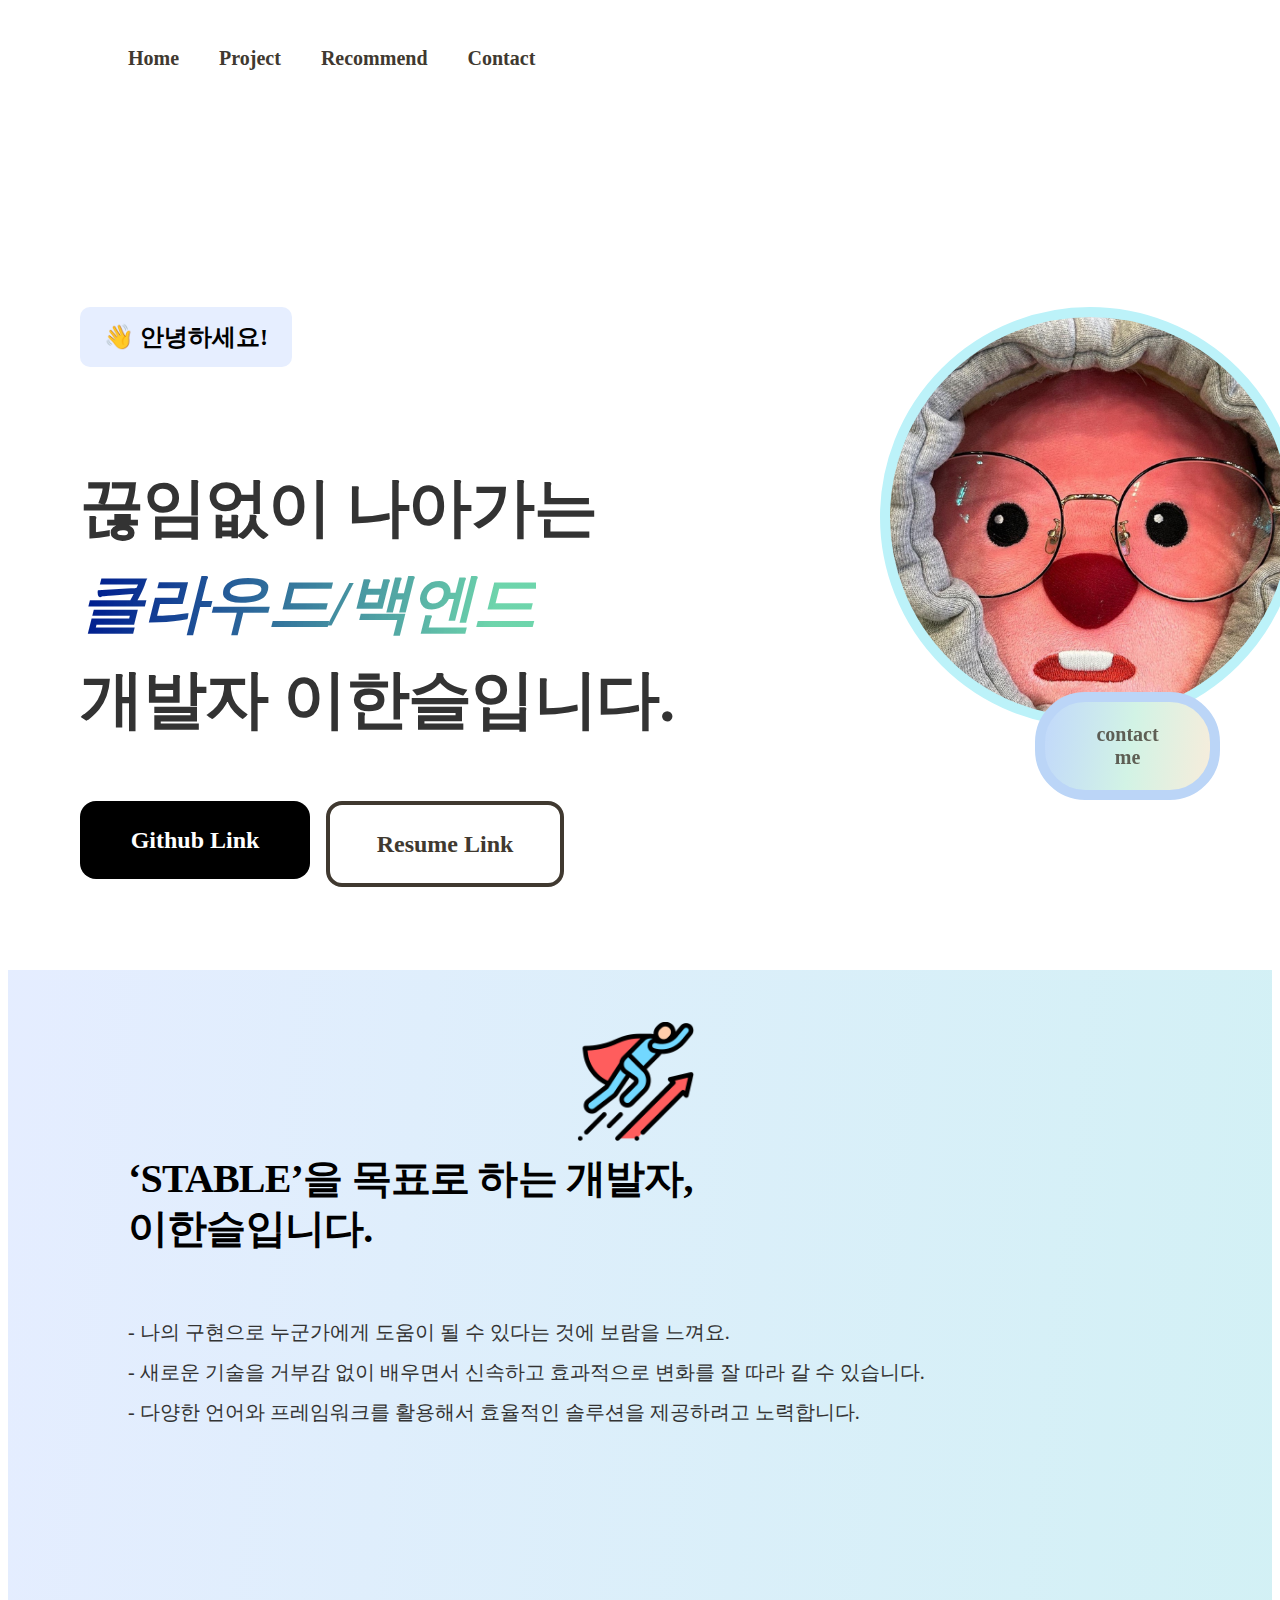
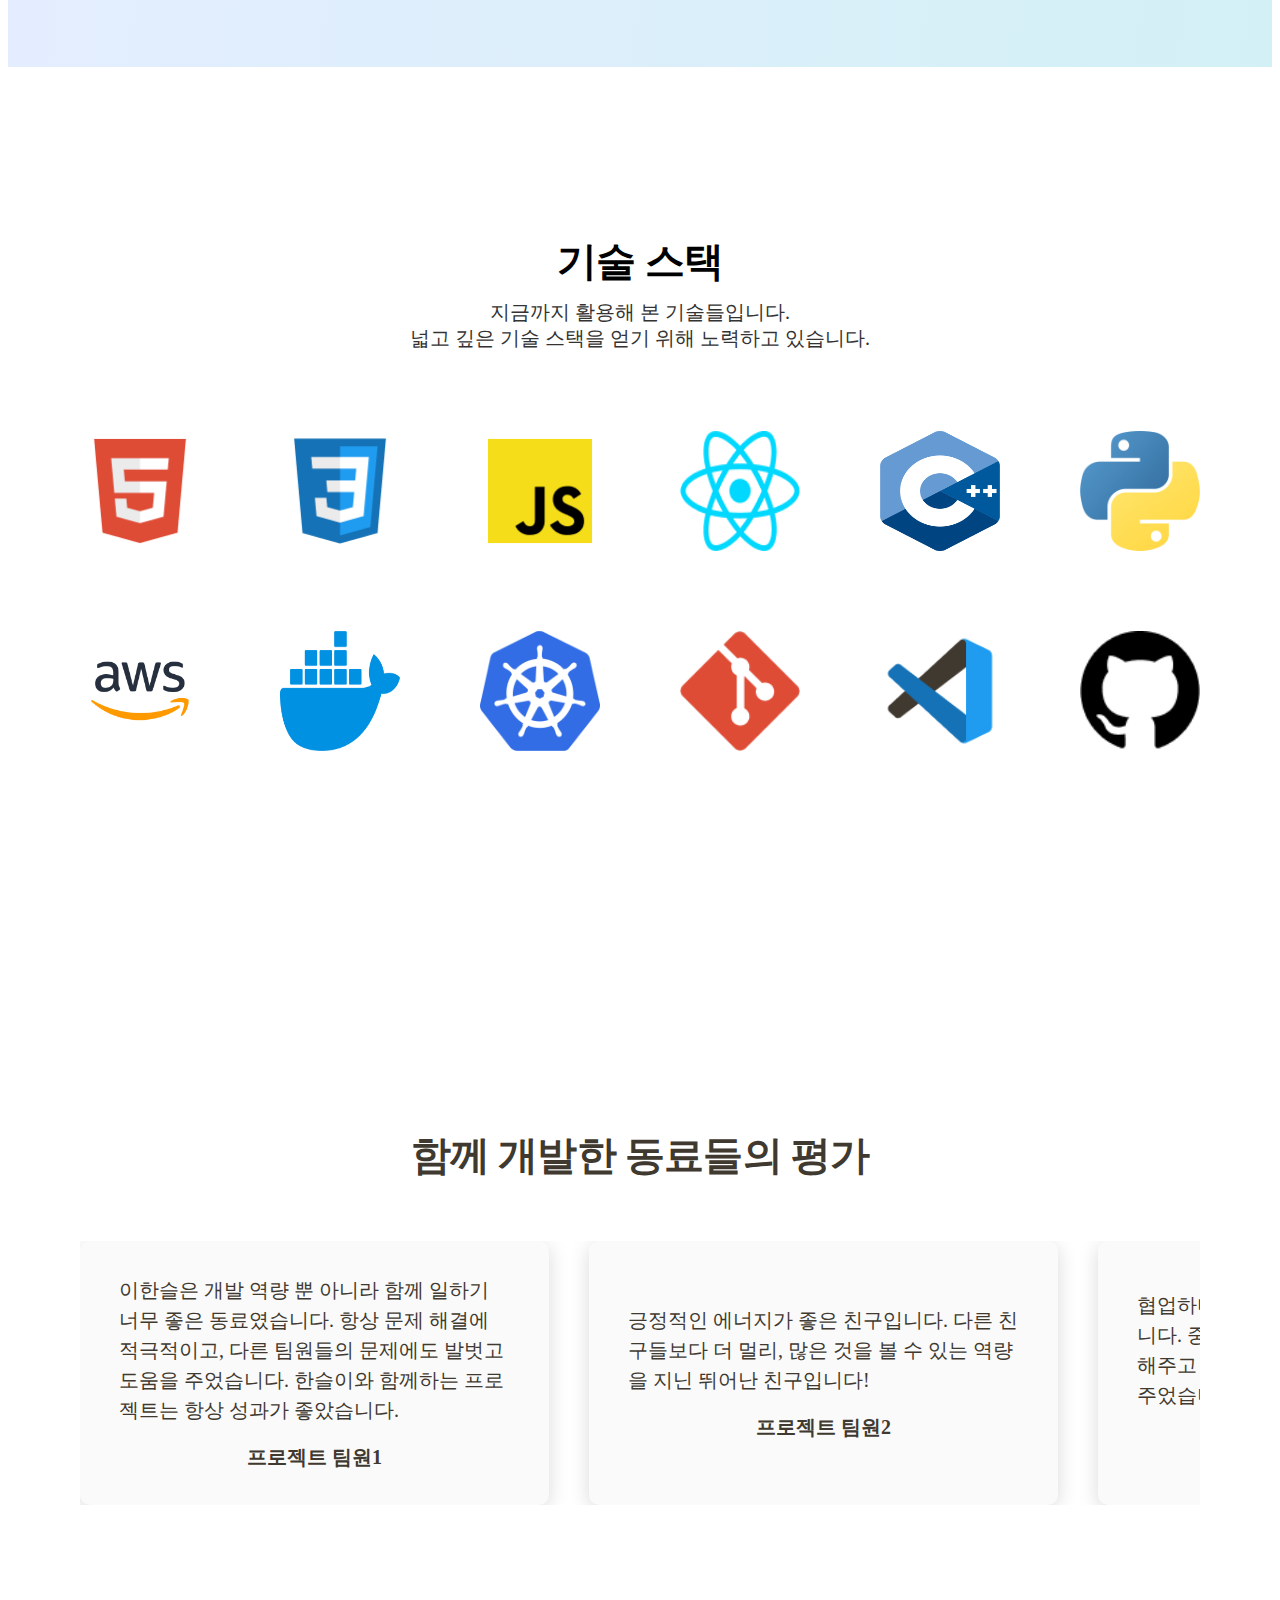
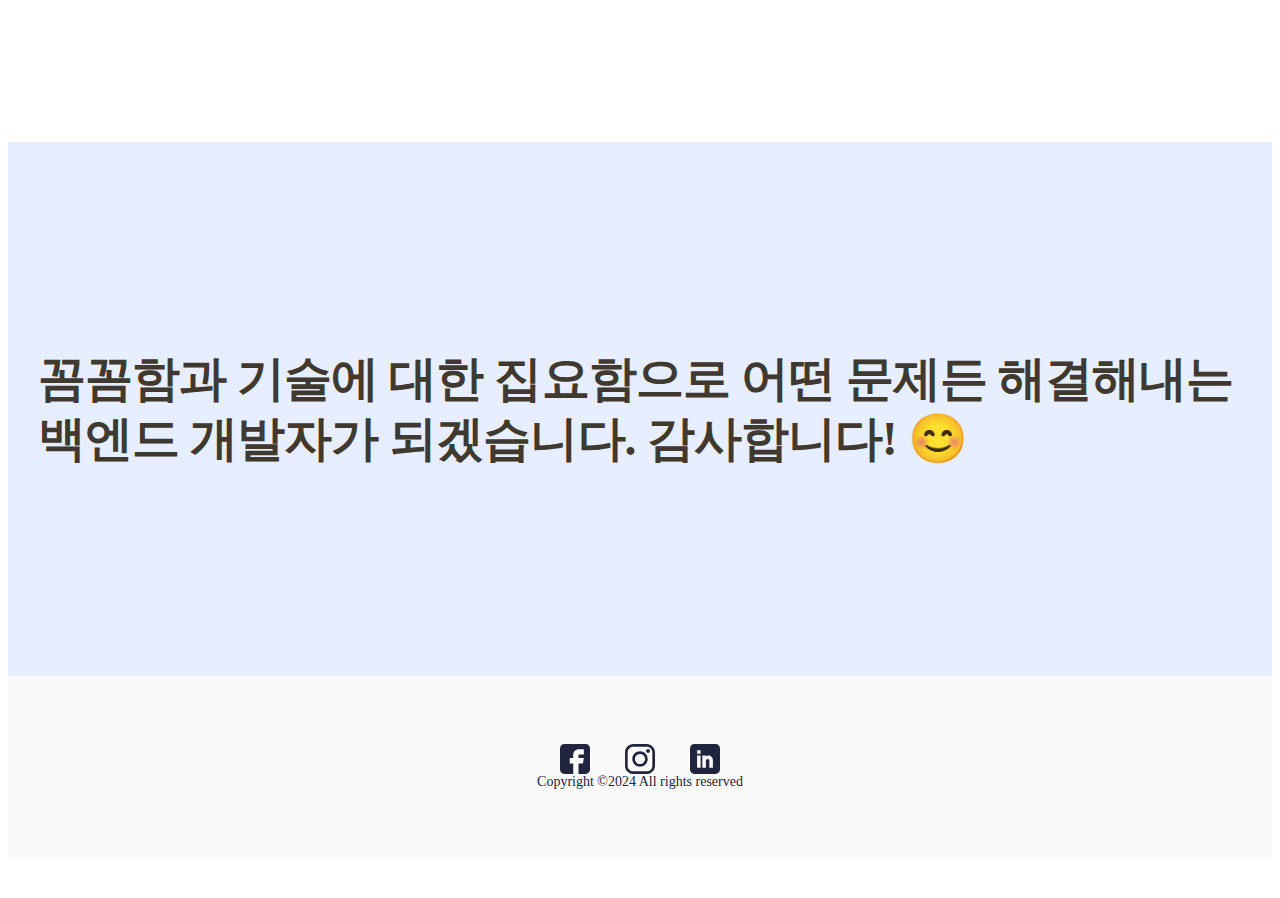
<file: web/index.html>
<!DOCTYPE html>
<html lang="ko">

<head>
    <title>Welcome-hanseul</title>

    <!-- Google tag (gtag.js) -->
    <script async src="https://www.googletagmanager.com/gtag/js?id=G-0NTEB71K96"></script>
    <script>
        window.dataLayer = window.dataLayer || [];
        function gtag() { dataLayer.push(arguments); }
        gtag('js', new Date());

        gtag('config', 'G-0NTEB71K96');
    </script>


    <meta charset="UTF-8">
    <meta name="viewport" content="width=device-width, initial-scale=1.0">
    <title>Document</title>
    <link rel='stylesheet' href='./style.css'>
    <link rel='stylesheet' href='./responsive.css' media="(max-width:480px)">
</head>

<body>
    <nav>
        <div class="navframe">
            <!-- pure HTML/CSS/JS -->
            <div class="navItem">Home</div>

            <!-- 리액트/뷰같은 프레임워크 스타일 -->
            <div class="navItem">Project</div>
            <div class="navItem">Recommend</div>
            <div class="navItem">Contact</div>
        </div>
    </nav>

    <header>
        <div class="group">
            <div class="mainprofile">
                <div class="badge">👋 안녕하세요!</div>

                <h1>
                    끊임없이 나아가는<br />
                    <em>클라우드/백엔드</em><br />
                    개발자 이한슬입니다.<br />
                </h1>

                <div class="headerLinkContainer">
                    <a class="headerLink Git" onclick="onClickButton('github')" href="https://github.com/eehanseul"
                        target="_blank">Github Link</a>
                    <a class="headerLink Res" onclick="onClickButton('resume')" href="#" target="_blank">Resume Link</a>
                </div>
            </div>

            <div class="picprofile"></div>
        </div>


    </header>

    <section class="intro">
        <div class="introframe">
            <div class="smallif">
                <div class="i_t1">
                    ‘STABLE’을 목표로 하는
                    <span class="positionrelative">개발자,
                        <img class="fly-icon" src="./fly-loopy/free-icon.png">
                    </span>
                    <br />이한슬입니다.
                </div>
                <br />
                <div class="i_t2">
                    - 나의 구현으로 누군가에게 도움이 될 수 있다는 것에 보람을 느껴요.<br />
                    - 새로운 기술을 거부감 없이 배우면서 신속하고 효과적으로 변화를 잘 따라 갈 수 있습니다.<br />
                    - 다양한 언어와 프레임워크를 활용해서 효율적인 솔루션을 제공하려고 노력합니다.<br />
                </div>
            </div>
        </div>
    </section>

    <section class="stack">
        <div class="stackframe">
            <div class="stackintro">
                <div class="m1">
                    기술 스택
                </div>
                <div class="m2">
                    지금까지 활용해 본 기술들입니다.<br />
                    넓고 깊은 기술 스택을 얻기 위해 노력하고 있습니다.
                </div>
            </div>
            <div class="stackicon1">
                <img class="icon html" src="./stack-icon/html.png">
                <img class="icon css" src="./stack-icon/css.png">
                <img class="icon js" src="./stack-icon/js.png">
                <img class="icon react" src="./stack-icon/react.png">
                <img class="icon cpp" src="./stack-icon/cpp.png">
                <img class="icon python" src="./stack-icon/python.png">
            </div>
            <div class="stackicon2">
                <img class="icon aws" src="./stack-icon/aws.png">
                <img class="icon docker" src="./stack-icon/docker.png">
                <img class="icon kuber" src="./stack-icon/kubernetes.png">
                <img class="icon git" src="./stack-icon/git.png">
                <img class="icon vs" src="./stack-icon/vscode.png">
                <img class="icon github" src="./stack-icon/github.png">
            </div>
        </div>
    </section>

    <!--피드백 부분-->
    <section class="feedback">
        <div class="feedbackframe">
            <div class="m1">
                함께 개발한 동료들의 평가
            </div>
            <div class="mframe">
                <div class="mbox">
                    <div class="fbcontent">
                        이한슬은 개발 역량 뿐 아니라 함께 일하기 
                        너무 좋은 동료였습니다. 항상 문제 해결에 적극적이고, 
                        다른 팀원들의 문제에도 발벗고 도움을 주었습니다. 
                        한슬이와 함께하는 프로젝트는 항상 성과가 좋았습니다.
                    </div>
                    <div class="fbname">
                        프로젝트 팀원1
                    </div>
                </div>
                <div class="mbox">
                    <div class="fbcontent">
                        긍정적인 에너지가 좋은 친구입니다. 
                        다른 친구들보다 더 멀리, 많은 것을 볼 수 있는 
                        역량을 지닌 뛰어난 친구입니다!
                    </div>
                    <div class="fbname">
                        프로젝트 팀원2
                    </div>
                </div>
                <div class="mbox">
                    <div class="fbcontent">
                        협업하며 팀원을 잘 이끌어 주는 팀원이었습니다.
                        중간 다리 역할을 해주며 갈등을 해소해주고
                        오해가 생기지 않도록 많은 노력을 해주었습니다.
                    </div>
                    <div class="fbname">
                        프로젝트 팀원3
                    </div>
                </div>
            </div> 
        </div>
    </section>

    <!--포부 부분-->
    <section class="fighting">
        <p>
            꼼꼼함과 기술에 대한 집요함으로 어떤 문제든 해결해내는<br />
            백엔드 개발자가 되겠습니다. 감사합니다! 😊
        </p>
    </section>

    <section class="contact">
        <div class="iconframe">
            <div class="icon fb">
                <svg xmlns="http://www.w3.org/2000/svg">
                    <path
                        d="M25.6055 0H4.39453C1.97159 0 0 1.97159 0 4.39453V25.6055C0 28.0284 1.97159 30 4.39453 30H13.2422V19.3945H9.72656V14.1211H13.2422V10.5469C13.2422 7.63893 15.6077 5.27344 18.5156 5.27344H23.8477V10.5469H18.5156V14.1211H23.8477L22.9688 19.3945H18.5156V30H25.6055C28.0284 30 30 28.0284 30 25.6055V4.39453C30 1.97159 28.0284 0 25.6055 0Z"
                        fill="#21243D" />
                </svg>
            </div>
            <div class="icon insta">
                <svg xmlns="http://www.w3.org/2000/svg">
                    <path
                        d="M21.7209 0H8.27874C3.71384 0 0 3.71402 0 8.27892V21.7211C0 26.2862 3.71384 30 8.27874 30H21.7209C26.2862 30 30 26.286 30 21.7211V8.27892C30.0002 3.71402 26.2862 0 21.7209 0ZM27.3384 21.7211C27.3384 24.8185 24.8185 27.3383 21.7211 27.3383H8.27874C5.18153 27.3384 2.66175 24.8185 2.66175 21.7211V8.27892C2.66175 5.18171 5.18153 2.66175 8.27874 2.66175H21.7209C24.8183 2.66175 27.3383 5.18171 27.3383 8.27892V21.7211H27.3384Z"
                        fill="#21243D" />
                    <path
                        d="M15 7.27026C10.7375 7.27026 7.26978 10.738 7.26978 15.0005C7.26978 19.2628 10.7375 22.7304 15 22.7304C19.2625 22.7304 22.7303 19.2628 22.7303 15.0005C22.7303 10.738 19.2625 7.27026 15 7.27026ZM15 20.0685C12.2054 20.0685 9.93152 17.795 9.93152 15.0003C9.93152 12.2055 12.2052 9.93183 15 9.93183C17.7948 9.93183 20.0685 12.2055 20.0685 15.0003C20.0685 17.795 17.7947 20.0685 15 20.0685Z"
                        fill="#21243D" />
                    <path
                        d="M23.0545 5.01318C22.5417 5.01318 22.0379 5.2208 21.6757 5.58457C21.3118 5.94657 21.1025 6.45053 21.1025 6.96513C21.1025 7.47814 21.3119 7.98192 21.6757 8.34569C22.0377 8.70769 22.5417 8.91708 23.0545 8.91708C23.5691 8.91708 24.0713 8.70769 24.435 8.34569C24.7988 7.98192 25.0064 7.47796 25.0064 6.96513C25.0064 6.45053 24.7988 5.94657 24.435 5.58457C24.073 5.2208 23.5691 5.01318 23.0545 5.01318Z"
                        fill="#21243D" />
                </svg>
            </div>
            <div class="icon linkedin">
                <svg xmlns="http://www.w3.org/2000/svg">
                    <path
                        d="M25.6055 0H4.39453C1.97159 0 0 1.97159 0 4.39453V25.6055C0 28.0284 1.97159 30 4.39453 30H25.6055C28.0284 30 30 28.0284 30 25.6055V4.39453C30 1.97159 28.0284 0 25.6055 0ZM10.6055 23.7891H7.08984V11.4844H10.6055V23.7891ZM10.6055 9.72656H7.08984V6.21094H10.6055V9.72656ZM22.9102 23.7891H19.3945V16.7578C19.3945 15.7887 18.6058 15 17.6367 15C16.6676 15 15.8789 15.7887 15.8789 16.7578V23.7891H12.3633V11.4844H15.8789V12.147C16.7999 11.8607 17.3982 11.4844 18.5156 11.4844C20.8999 11.4869 22.9102 13.6258 22.9102 16.1536V23.7891Z"
                        fill="#21243D" />
                </svg>
            </div>
        </div>

        <div class="copywrite">
            Copyright ©2024 All rights reserved 
        </div>

        <div class="call">
            <div class="calltext">
                contact<br />
                me
            </div>
        </div>

    </section>

    <!--클릭 함수-->
    <script>
        function onClickButton(type) {
            if (type === 'github') {
                // gtag("이벤트명","액션명",(액션에 대한 상세 내용))
                gtag("event","깃허브_버튼_클릭",{
                    "event_category": '깃허브_버튼_클릭',
                    "event_label": '깃허브_버튼_클릭'
                })
            }
            else if(type==='resume'){
                gtag("event","이력서_버튼_클릭",{
                    "event_category": '이력서_버튼_클릭',
                    "evnet_label": '이력서_버튼_클릭'
                })
            }
        }
    </script>

</body>

</html>
</file>
<file: web/style.css>
@font-face {
  font-family: "Cafe24Supermagic-Bold-v1.0";
  src: url("https://cdn.jsdelivr.net/gh/projectnoonnu/noonfonts_2307-2@1.0/Cafe24Supermagic-Bold-v1.0.woff2") format("woff2");
  font-weight: 700;
  font-style: normal;
}

body {
  /* font-family: "Cafe24Supermagic-Bold-v1.0"; */
}

nav {
  /* 레이아웃에 대한 스타일(5~10줄) */
  display: flex;
  width: auto;
  padding: 0px 200px 0px 120px;
  flex-direction: column;
  justify-content: center;
  align-items: flex-start;
  gap: 10px;
}

.navframe {
  display: flex;
  height: 100px;
  align-items: center;
  gap: 40px;
}

.navItem {
  color: #403930;
  font-family: Pretendard;
  font-size: 20px;
  font-style: normal;
  font-weight: 600;
  line-height: 150%;
  /* 30px */
}

/* header 세션 */
header {
  display: flex;
  width: auto;
  height: 662px;
  padding: 100px 120px;
  flex-direction: column;
  justify-content: center;
  align-items: center;
  gap: 10px;
}

.group {
  display: flex;
  align-items: flex-start;
  gap: 200px;
  width: 1120px;
  height: 464px;
  flex-shrink: 0;
}

.mainprofile {
  display: flex;
  width: 600px;
  height: 464px;
  flex-direction: column;
  align-items: flex-start;
  gap: 10px;
  flex-shrink: 0;
}

.badge {
  display: flex;
  padding: 12px 24px;
  justify-content: center;
  align-items: center;
  gap: 10px;
  /* gap: 10px; */
  border-radius: 10px;
  background: #e6eeff;
  width: fit-content;

  /* 텍스트 속성 */
  color: #000;
  font-size: 24px;
  font-style: normal;
  font-weight: 600;
  line-height: 150%;
  /* 36px */

  margin-bottom: 40px;
}

header h1 {
  width: 700px;
  color: #333;
  font-size: 64px;
  font-style: normal;
  font-weight: 600;
  line-height: 150%;
  /* 80px */
  letter-spacing: -1.28px;
}

header h1 em {
  background: linear-gradient(99deg,
      #001f8f 3.58%,
      rgba(62, 199, 144, 0.751) 90.34%);
  background-clip: text;
  -webkit-background-clip: text;
  -webkit-text-fill-color: transparent;
}

.picprofile {
  display: flex;
  width: 400px;
  height: 400px;
  flex-shrink: 0;
  border-radius: 500px;
  border: 10px solid #BCF2F9;
  background: url(./fly-loopy/image.jpg),
    lightgray 50% / cover no-repeat;
  background-size: cover;
}


.headerLinkContainer {
  display: flex;
  align-items: flex-start;
  gap: 16px;
}

.headerLink {
  display: flex;
  width: 150px;
  height: 30px;
  padding: 24px 40px;
  flex-direction: column;
  justify-content: center;
  align-items: center;
  gap: 10px;
  border-radius: 16px;

  font-family: Pretendard;
  font-size: 24px;
  font-style: normal;
  font-weight: 600;
  line-height: 150%;
  text-decoration-line: none;
}

.Git {
  background: #000000;
  color: #ffffff;
}

.Res {
  border: 4px solid #403930;
  color: #403930;
}


/* 박스 넘어가는 경우
box-sizing: border-box; 적용시켜주기
그래야 부모컨테이너 안쪽으로 들어옴 */

/* 자기소개 세션 */
.intro {
  display: flex;
  width:auto;
  flex-direction: column;
  align-items: flex-start;
  background: linear-gradient(96deg, rgba(189, 210, 255, 0.40) 1.72%, rgba(116, 224, 215, 0.40) 158.93%);
}

.introframe {
  display: flex;
  width:auto;
  height: 497px;
  padding: 100px 120px;
  flex-direction: column;
  justify-content: center;
  align-items: center;
  gap: 10px;
}

.smallif {
  display: flex;
  width: 1120px;
  height: 300px;
  flex-direction: column;
  justify-content: center;
  align-items: flex-start;
  gap: 20px;
  flex-shrink: 0;
}

.i_t1 {
  color: #000;
  font-family: Pretendard;
  font-size: 40px;
  font-style: normal;
  font-weight: 700;
  line-height: 125%;
  /* 50px */
  letter-spacing: -0.8px;
}

.i_t2 {
  height: 172px;
  flex-shrink: 0;
  align-self: stretch;

  color: #333;
  font-family: Pretendard;
  font-size: 20px;
  font-style: normal;
  font-weight: 500;
  line-height: 200%;
}

.positionrelative {
  position: relative;
}

.fly-icon {
  width: 119px;
  height: 119px;

  position: absolute;
  left: 10px;
  bottom: 60px;
}

/* 연락처 부분 */
.contact {
  background: #FAFAFA;
  width: auto;
  height: 182px;
  flex-shrink: 0;

  display: flex;
  flex-direction: column;
  text-align: center;
  justify-content: center;
  align-items: center;
}

.iconframe {
  display: inline-flex;
  justify-content: center;
  align-items: flex-start;
  gap: 35px;
}

.contact .icon {
  width: 30px;
  height: 30px;
}

.copywrite {
  width: 300px;
  color: var(--Dark, #21243D);
  align-content: center;
  text-align: center;
  font-family: Heebo;
  font-size: 14px;
  font-style: normal;
  font-weight: 400;
  line-height: normal;
}

.call {
  display: flex;
  align-items: center;
  justify-content: center;

  width: 165px;
  height: 88px;
  flex-shrink: 0;

  position: fixed;
  bottom: 100px;
  right: 60px;

  border-radius: 50px;
  border: 10px solid #BBD5F7;
  background: linear-gradient(98deg, #BED3FF -10.83%, #D2F3E5 51.79%, #FFEBD9 110.76%);
}

.calltext {
  color: rgba(64, 57, 48, 0.80);
  text-align: center;
  font-family: Pretendard;
  font-size: 20px;
  font-style: normal;
  font-weight: 700;
  line-height: normal;
}

/* 기술 스택 부분 */
.stack {
  display: flex;
  width: auto;
  height: 666px;
  padding: 100px 120px;
  flex-direction: column;
  justify-content: center;
  align-items: center;
  gap: 10px;
}

.stackframe {
  display: flex;
  width: 1120px;
  flex-direction: column;
  align-items: center;
  gap: 80px;
}

.stackintro {
  display: flex;
  flex-direction: column;
  align-items: center;
  gap: 24px;
}

.m1 {
  color: #000;
  text-align: center;
  font-family: Pretendard;
  font-size: 40px;
  font-style: normal;
  font-weight: 700;
  line-height: 26px;
  /* 65% */
  letter-spacing: -0.8px;
}

.m2 {
  color: #333;
  text-align: center;
  font-family: Pretendard;
  font-size: 20px;
  font-style: normal;
  font-weight: 400;
  line-height: 26px;
  /* 130% */
}

.stackicon1 {
  display: flex;
  justify-content: center;
  align-items: center;
  gap: 80px;
}

.stackicon2 {
  display: flex;
  justify-content: center;
  align-items: center;
  gap: 80px;
}

.stack .icon {
  width: 120px;
  height: 120px;
}

/* 피드백 부분 */
.feedback {
  display: flex;
  height: 609px;
  padding: 80px 0px 120px 0px;
  flex-direction: column;
  justify-content: center;
  align-items: center;
}

.feedbackframe {
  display: flex;
  flex-direction: column;
  justify-content: center;
  align-items: center;
  gap: 60px;
}

.feedback .m1 {
  color: #403930;
  font-family: Pretendard;
  font-size: 40px;
  font-style: normal;
  font-weight: 700;
  line-height: 125%; /* 50px */
  letter-spacing: -0.8px;
}

.mframe {
  width: 1120px;
  display: flex;
  align-items: flex-start;
  gap: 40px;

  overflow:auto;
}

.mbox {
  display: flex;
  width: 460px;
  height: 264px;
  padding: 0px 39px;
  flex-direction: column;
  justify-content: center;
  align-items: center;
  gap: 20px;

  border-radius: 10px;
  background: #FAFAFA;
  box-shadow: 0px 4px 20px 0px rgba(0, 0, 0, 0.15);
}

.fbcontent {
  width: 391px;
  color: #403930;
  font-family: "Work Sans";
  font-size: 20px;
  font-style: normal;
  font-weight: 400;
  line-height: 150%;
  /* 30px */
}

.fbname {
  color: #403930;
  text-align: center;
  font-family: "Work Sans";
  font-size: 20px;
  font-style: normal;
  font-weight: 700;
  line-height: 25px;
  /* 125% */
}

/* 포부 부분 */
.fighting{
  display: flex;
  width: auto;
  height: 406px;
  padding: 64px 0px;
  flex-direction: column;
  justify-content: center;
  gap: 10px;

  background: #E6EEFF;
}
.fighting p{
  align-self: stretch;
  color: #403930;
  font-family: Pretendard;
  font-size: 48px;
  font-style: normal;
  font-weight: 600;
  line-height: 125%; /* 60px */
  letter-spacing: -0.96px;

  margin-left:30px;
}
</file>
<file: web/responsive.css>
/* 메뉴바 반응형으로 */
nav {
    display: flex;
    width:auto;
    height: 60px;
    padding: 0px 24px;
    align-self: stretch;
    /* center면 중앙에 stretch면 화면에 맞게 */

    gap: 30px;
}

.navItem {
    color: #403930;
    font-family: Pretendard;
    font-size: 12px;
    font-style: normal;
    font-weight: 600;
    line-height: 150%;
    /* 30px */
}

header {
    display: flex;
    width: auto;
    height: fit-content;
    padding: 60px 10px;
    flex-direction: column;
    justify-content: center;
    align-items: flex-start;
    gap: 20px;
}

.group {
    display: flex;
    align-items: flex-start;
    flex-shrink: 0;
}

.badge {
    display: flex;
    padding: 8px 24px;
    justify-content: center;
    align-items: center;
    gap: 10px;

    border-radius: 10px;
    background: #E6EEFF;

    /* 텍스트 속성 */
    color: #000;
    font-family: Pretendard;
    font-size: 16px;
    font-style: normal;
    font-weight: 600;
    line-height: 150%;
    /* 24px */

    /*margin-bottom: 40px;*/
}

header h1 {
    color: #333;
    width: auto;
    font-family: Pretendard;
    font-size: 32px;
    font-style: normal;
    font-weight: 600;
    line-height: 120%;
    /* 38.4px */
    letter-spacing: -0.64px;
}

header h1 em {
    background: linear-gradient(99deg, #001F8F 3.58%, rgba(36, 255, 203, 0.50) 90.34%);
    background-clip: text;
    -webkit-background-clip: text;
    -webkit-text-fill-color: transparent;
}

.mainprofile {
    width: auto;
}

.picprofile {
    display: none;
}

.headerLink {
    display: flex;
    width: 130px;
    height: 50px;
    padding: 16px 40px;
    flex-direction: column;
    justify-content: center;
    align-items: center;
    gap: 10px;
    border-radius: 16px;
    box-sizing: border-box;

    font-family: Pretendard;
    font-size: 14px;
    font-style: normal;
    font-weight: 600;
    line-height: 150%;
    text-decoration-line: none;
}

.Res {
    border: 1px solid #403930;
    color: #403930;
}

.introframe {
    display: flex;
    padding: 80px 24px;
    flex-direction: column;
    justify-content: center;
    align-items: flex-start;
    align-self: stretch;
    width: fit-content;
    height: fit-content;

    background: linear-gradient(96deg, rgba(189, 210, 255, 0.40) 1.72%, rgba(116, 224, 215, 0.40) 158.93%);
}

.smallif {
    display: flex;
    padding: 80px 24px;
    flex-direction: column;
    justify-content: center;
    align-items: flex-start;
    flex-shrink: 0;

    width: fit-content;
    height: fit-content;
}

.i_t1 {
    align-self: stretch;
    color: #000;
    font-family: Pretendard;
    font-size: 18px;
    font-style: normal;
    font-weight: 700;
    line-height: 125%;
    /* 22.5px */
    letter-spacing: -0.36px;
}

.i_t2 {
    align-self: stretch;

    color: #333;
    font-family: Pretendard;
    font-size: 14px;
    font-style: normal;
    font-weight: 400;
    line-height: 200%;
    /* 21px */
    letter-spacing: -0.28px;
}

.fly-icon {
    width: 40px;
    height: 40px;

    position: absolute;
    left: 50px;
    bottom: 36px;
}

.contact {
    width: auto;
    height: fit-content;
    padding: 40px 0px;
    flex-direction: column-reverse;
    gap: 16px;
    align-self: stretch;
}

.iconframe {
    display: flex;
    justify-content: center;
    align-items: center;
    gap: 20px;
    align-self: stretch;
}


/*화면 작아지면 안보이게 */
.call {
    display: none;
}

/* stack부분 responsive */
.stack {
    display: flex;
    width: fit-content;
    height: fit-content;
    padding: 60px 24px;
    flex-direction: column;
    justify-content: center;
    align-items: center;
    gap: 32px;
    align-self: stretch;
}

.stackframe {
    width: auto;
}

.stackintro {
    display: flex;
    flex-direction: column;
    justify-content: center;
    align-items: flex-start;
    gap: 24px;
    align-self: stretch;
}

.m1 {
    text-align: initial;
    font-family: Pretendard;
    font-size: 24px;
    font-style: normal;
    font-weight: 700;
    line-height: 26px;
    /* 108.333% */
    letter-spacing: -0.48px;
}

.m2 {
    text-align: initial;
    font-family: Pretendard;
    font-size: 12.5px;
    font-style: normal;
    font-weight: 400;
    line-height: 150%;
    /* 21px */
}

.stackicon1 {
    display: flex;
    gap: 30px;
    align-self: stretch;
    flex-wrap: wrap;
}

.stackicon2 {
    display: flex;

    gap: 30px;
    align-self: stretch;
    flex-wrap: wrap;
}

.stack .icon {
    width: 60px;
    height: 60px;
    align-self: stretch;
}

/* 피드백 부분 */
.feedback {
    display: flex;
    width: auto;
    height: auto;
    padding: 80px 0px 120px 0px;
    flex-direction: column;
    justify-content: center;
    align-items: center;
}

.feedbackframe {
    display: flex;
    width:100%;
    flex-direction: column;
    justify-content: center;
    align-items: center;
    gap: 60px;
}

.mframe {
    display: flex;
    width:auto;
    padding: 0px 10px;
    flex-direction: column;
    align-items: flex-start;
    gap: 20px;
    align-self: stretch;
    overflow:hidden;
}

.feedback .m1 {
    color: #403930;

    /* sectionTitle */
    font-family: Pretendard;
    font-size: 24px;
    font-style: normal;
    font-weight: 700;
    line-height: 26px;
    /* 108.333% */
    letter-spacing: -0.48px;
}

.mbox {
    width: 95%;
    height: 200px;
    display: flex;
    padding: 24px 10px;
    flex-direction: column;
    justify-content: center;
    align-items: center;
    gap: 16px;
    align-self: stretch;
}

.fbcontent {
    width:95%;
    align-self: stretch;
    font-family: Pretendard;
    font-size: 14px;
    font-weight: 600;
    margin-left: 5px;
}

.fbname {
    align-self: stretch;
    width:95%;
    color: #1866AF;
    text-align: right;
    font-family: Pretendard;
    font-size: 13px;
    font-weight: 400;
}

/* 포부 부분 */
.fighting {
    width: auto;
    height: auto;
    padding: 60px 24px;
    align-self: stretch;
}

.fighting p {
    font-size: 24px;
    font-style: normal;
    font-weight: 600;
    line-height: 125%;
    /* 60px */
    letter-spacing: -0.48px;
    margin-left:0px;
}
</file>
